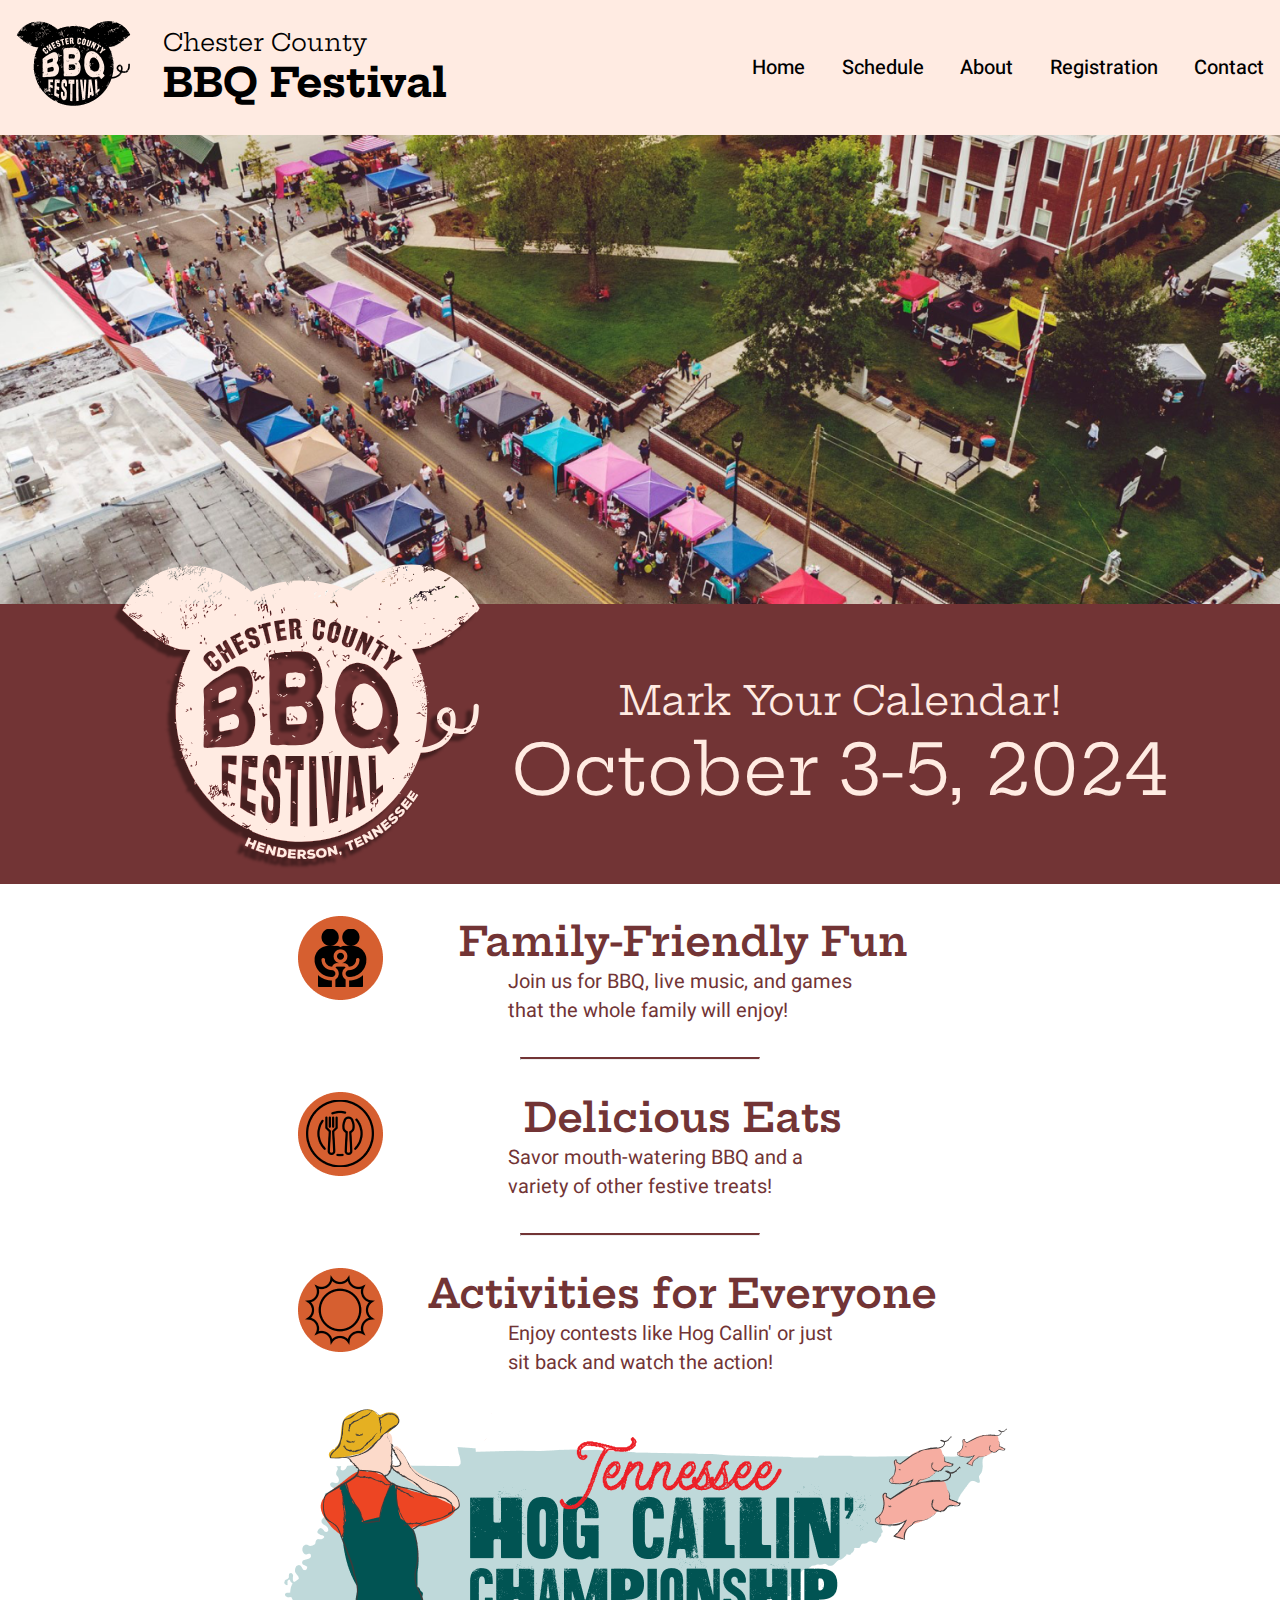
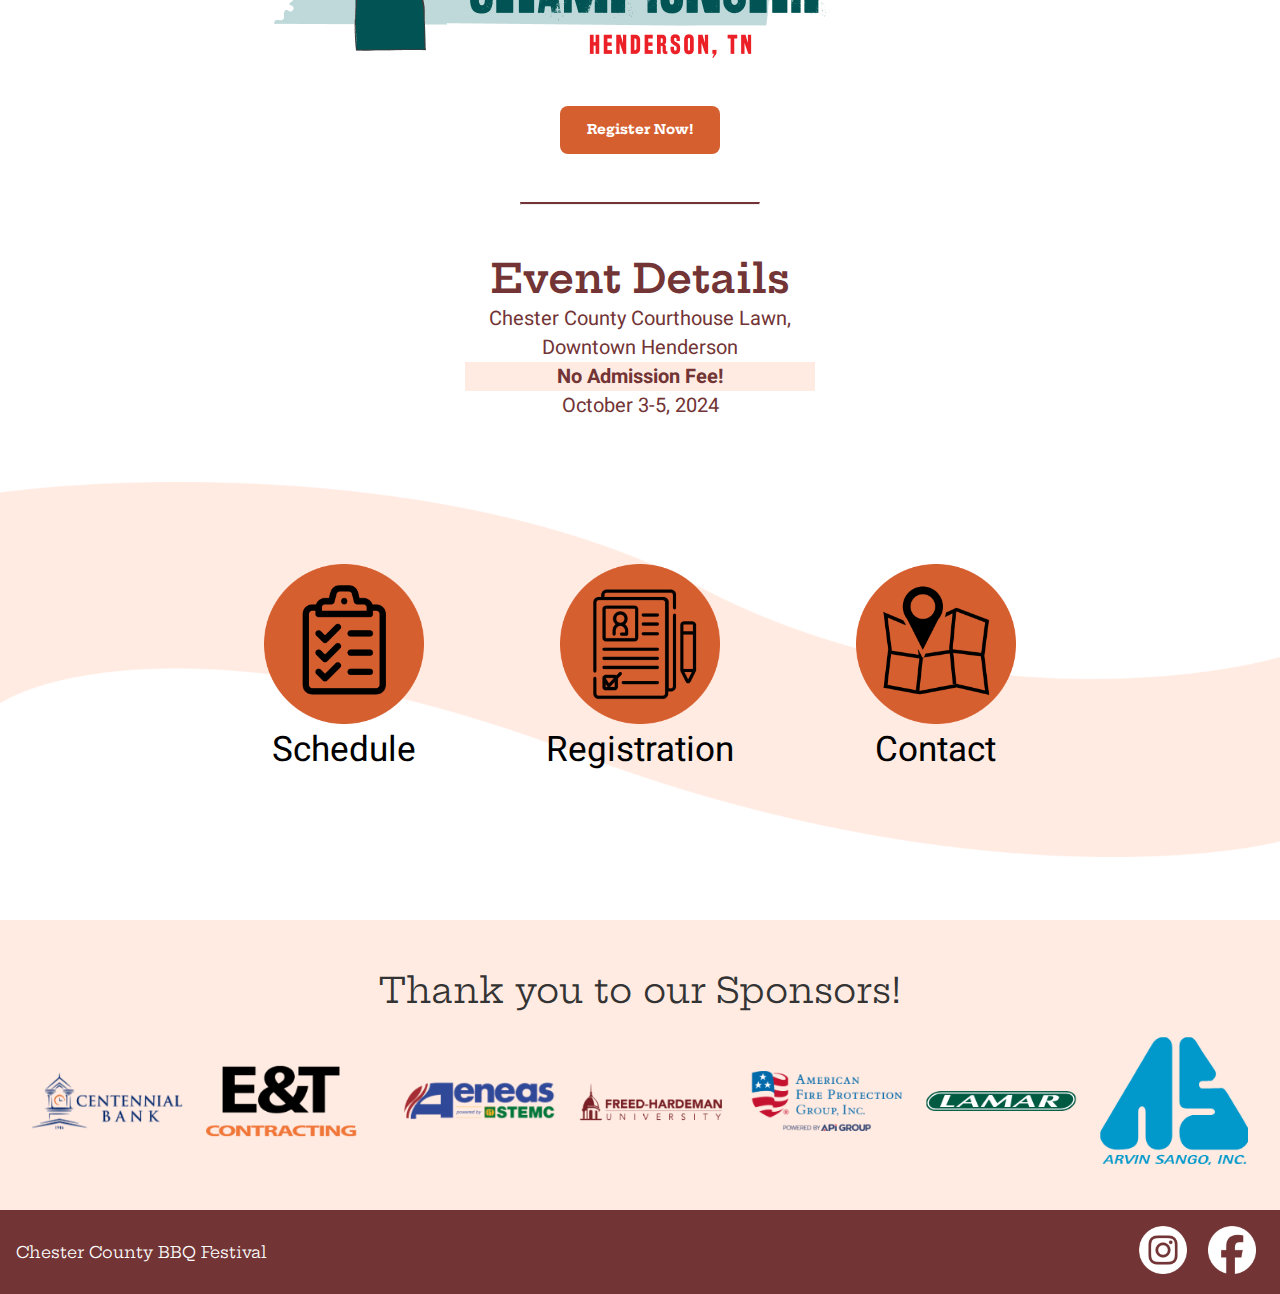
<file: index.html>
<!DOCTYPE html>
<html lang="en">
<head>
    <meta charset="UTF-8">
    <meta name="viewport" content="width=device-width, initial-scale=1.0">
    <title>Chester Counter BBQ Festival - Home</title>

    <link rel="stylesheet" href="css_files/styles.css">
    <link rel="stylesheet" href="css_files/home.css">

    <link rel="preconnect" href="https://fonts.googleapis.com">
    <link rel="preconnect" href="https://fonts.gstatic.com" crossorigin>
    <link href="https://fonts.googleapis.com/css2?family=Heebo:wght@100..900&family=Hepta+Slab:wght@1..900&display=swap" rel="stylesheet">
</head>
<body>
    <!-- Navigation Bar -->
    <nav>
        <div class="title-and-logo">
            <div class="nav-logo">
                <a href="../../index.html"><img alt="chester counter bbq festival logo" src="../../images/logos/logo-black.png"/></a>
            </div>
            <div class="site-title">
                <h2>Chester County</h2>
                <h1>BBQ Festival</h1>
            </div>
        </div>
        
        <div class="overlay"></div>
        <div class="hamburger-menu"><img alt="hamburger menu" src="../../images/icons/hamburger.svg"/></div>

        <div class="hamburger-info">
            <div class="close-cont">
                <img class="close" alt="close button" src="images/icons/x.svg">
            </div>
            <ul>
                <li><a href="../../index.html"><p>Home</p></a></li>
                <li><a href="../../schedule.html"><p>Schedule</p></a></li>
                <li><a href="../../about.html"><p>About</p></a></li>
                <li><a href="../../registration.html"><p>Registration</p></a></li>
                <li><a href="../../contact.html"><p>Contact</p></a></li>
            </ul>
        </div>

        <div class="menu-elements">
            <a href="../../index.html"><p>Home</p></a>
            <a href="../../schedule.html"><p>Schedule</p></a>
            <a href="../../about.html"><p>About</p></a>
            <a href="../../registration.html"><p>Registration</p></a>
            <a href="../../contact.html"><p>Contact</p></a>
        </div>       
    </nav>
    
    <main class="home-main">
        <!-- Video Section -->
        <div class="overlap-video-calendar-logo">
            <section class="video-image">
                <div class="video">
                    <img alt="image of downtown henderson" src="../../images/images/header_video.png" >
                </div>
            </section>

            <!-- Mark Your Calendar Section -->
            <section>
                <div class="calendar-info">
                    <div class="calendar-logo">
                        <img alt="chester counter bbq festival logo" src="../../images/logos/logo.svg">
                    </div>
                    <div class="calendar-text">
                        <h1>Mark Your Calendar!</h1>
                        <h3>October 3-5, 2024</h3>
                    </div>
                </div>
            </section>
        </div>
        <!-- Carousel Section -->
        <section>

        </section>

        <!-- Summary and Event Details Section -->
        <section class="info-bits orange-text">
            <div class="family-friendly">
                <div class="info-bits-image">
                    <img alt="icon representing friends and family" src="../../images/icons/family_icon.png">
                </div>
                <div class="info-bits-text">
                    <h3>Family-Friendly Fun</h3>
                    <p>Join us for BBQ, live music, and games that the whole family will enjoy!</p>
                </div>
            </div>

            <hr class="divider"/>

            <div class="delicious-eats">
                <div class="info-bits-image">
                    <img alt="icon representing food" src="../../images/icons/food_icon.png">
                </div>
                <div class="info-bits-text">
                    <h3>Delicious Eats</h3>
                    <p>Savor mouth-watering BBQ and a variety of other festive treats!</p>
                </div>
                <!--  -->
            </div>

            <hr class="divider"/>

            <div class="activities">
                <div class="info-bits-image">
                    <img alt="icon depicting a sun" src="../../images/icons/sun_icon.png">
                </div>
                <div class="info-bits-text">
                    <h3>Activities for Everyone</h3>
                    <p>Enjoy contests like Hog Callin' or just sit back and watch the action!</p>
                </div>
            </div>

            <div class="hog-callin-cont">
                <div class="hog_callin_image">
                    <img alt="hog callin' event logo" src="../../images/logos/hog_callin.png">
                </div>
                <a href="registration.html">
                    <button class="register-now"">
                        <p>Register Now!</p>
                    </button>
                </a>
            </div>

            <hr class="divider"/>

            <div class="event-details">
                <h3>Event Details</h3>
                <p>Chester County Courthouse Lawn, Downtown Henderson</p>
                <p class="no-admission-fee cream-background">No Admission Fee!</p>
                <p>October 3-5, 2024</p>
            </div>

        </section>

        <!-- do we need these since we already have them linked at the header?-->
        <!-- Schedule, Registration, and Contact Section -->
        <section class="lower-nav">
            <div>
                <a href="index.html">
                    <img alt="schedule icon" src="../../images/icons/schedule_icon.png"/>
                    <p>Schedule</p>
                </a>
            </div>
            <div>
                <a href="registration.html">
                    <img alt="registration icon" src="../../images/icons/registration_icon.png"/>
                    <p>Registration</p>
                </a>
            </div>
            <div>
                <a href="contact.html">
                    <img alt="contact icon" src="../../images/icons/contact_icon.png"/>
                    <p>Contact</p>
                </a>
            </div>
        </section>

        <!-- Sponsors Section -->
        <section class="sponsors-section">
            <div class="sponsors-text">
                <p>Thank you to our Sponsors!</p>
            </div>
            <div class="carousel-container">
                <div class="sponsors-image">
                    <a href="https://www.mycentennial.bank/"><img alt="centennial bank logo" src="../../images/logos/centennial-bank-logo.png"></a>
                    <a href="https://www.eandtcontracting.com/"><img alt="et contracting logo" src="../../images/logos/et-contracting-dark-large.png"></a>
                    <a href="https://www.firstbankonline.com/"><im alt="first bank logo"g src="../../images/logos/first-bank.png"></a>
                    <a href="http://www.stemc.com/internet"><img alt="aeneas stemc logo" src="../../images/logos/aeneas-stemc-logo.png"></a>
                    <a href="https://www.fhu.edu/"><img alt="freed-hardeman logo" src="../../images/logos/freed-hardeman-logo.png"></a>
                    <a href="https://www.afpgusa.com/divisions/jackson-tn"><img src="../../images/logos/american-fire-logo.png"></a>
                    <a href="https://www.lamar.com/"><img alt="lamar logo" src="../../images/logos/lamar-logo.svg"></a>
                    <a href="https://www.arvinsango.com/"><img alt="arvin sango logo" src="../../images/logos/arvin-sango-logo.svg"></a>
                    <a href="https://www.facebook.com/profile.php?id=100075956989817"><img src="../../images/logos/alliance-logo.png"></a>
                    <a href="https://jonescontractors.com/"><img alt="jones contractors logo" src="../../images/logos/jones-contractors-logo.svg"></a>
                    <a href="https://www.anewfamilymedical.com/"><img alt="anew logo" src="../../images/logos/anew-logo.jpeg"></a>
                    <a href="https://www.community-bank.net/"><img alt="community bank logo" src="../../images/logos/community-bank-logo.png"></a>
                    <a href="https://www.wbbjtv.com/"><img alt="wbbj logo" src="../../images/logos/wbbj-logo.png"></a>
                    <a href="https://bramblettgrp.com/"><img alt="bramblett group logo" src="../../images/logos/bg-logo.svg"></a>
                    <a href="https://toshfarms.net/"><img alt="tosh logo" src="../../images/logos/tosh_95h_logo.png"></a>
                    <a href="https://www.porkcheckoff.org/"><img alt="pork logo" src="../../images/logos/pork-logo.png"></a>
                    <a href="https://member.chestercountychamber.com/list/ql/restaurants-food-beverages-46"><img alt="el ranchito logo" src="../../images/logos/elranchito-logo.svg"></a>
                    <a href="https://all-american-signs.business.site/"><img alt="aa logo" src="../../images/logos/aa-logo.jpg"></a>
                    <a href="https://www.jscc.edu/"><img alt="jackson state logo" src="../../images/logos/jackson-state-logo.png"></a>
                </div>
            </div>
        </section>        
    </main>

    <!-- Footer -->
     <footer class="home-footer">
        <p class="footer-title">Chester County BBQ Festival</p>
        
        <div class="social-media">
            <a href="#"><img alt="instagram logo" src="../../images/icons/instagram.png"></a>
            <a href="#"><img alt="facebook logo" src="../../images/icons/facebook.png"></a>
        </div>  

        <script src="main.js"></script>
     </footer>
</body>
</html>
</file>
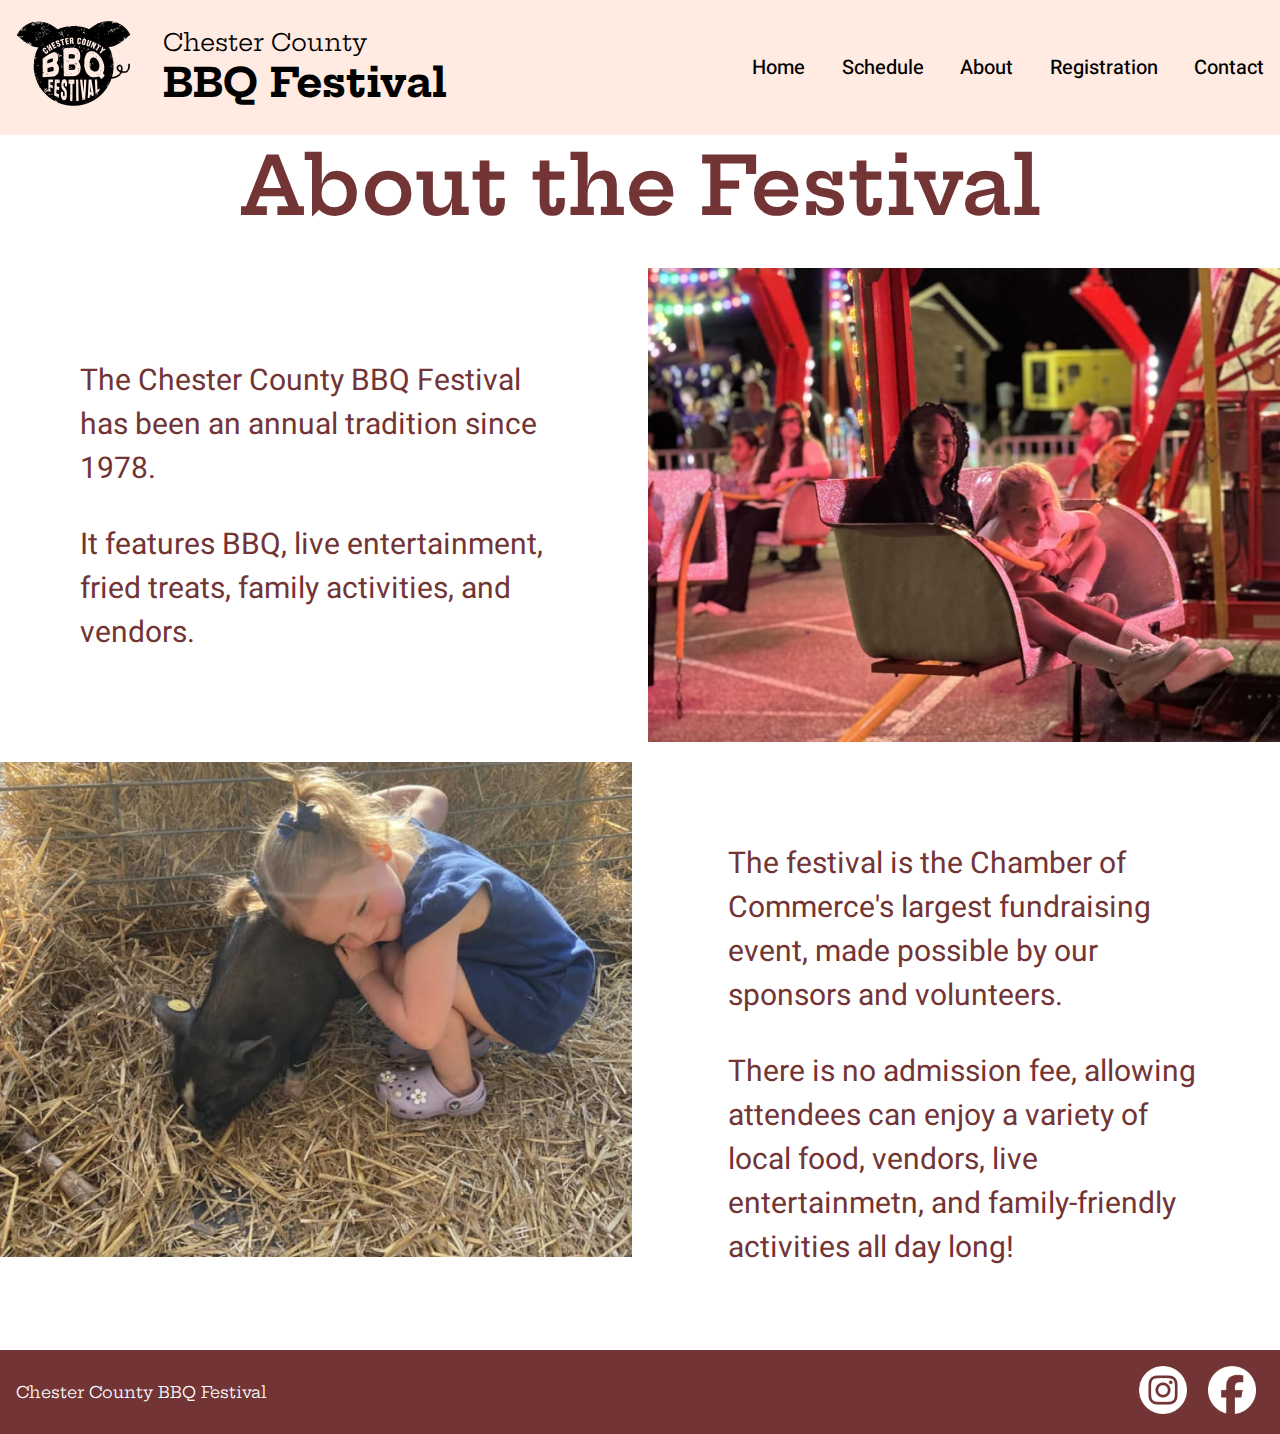
<file: about.html>
<!DOCTYPE html>
<html lang="en">
<head>
    <meta charset="UTF-8">
    <meta name="viewport" content="width=device-width, initial-scale=1.0">
    <title>Chester Counter BBQ Festival - About</title>

    <link rel="stylesheet" href="css_files/styles.css">
    <link rel="stylesheet" href="css_files/about.css">

    <link rel="preconnect" href="https://fonts.googleapis.com">
    <link rel="preconnect" href="https://fonts.gstatic.com" crossorigin>
    <link href="https://fonts.googleapis.com/css2?family=Heebo:wght@100..900&family=Hepta+Slab:wght@1..900&display=swap" rel="stylesheet">
</head>
<body>
    <!-- Navigation Bar -->
    <nav>
        <div class="title-and-logo">
            <div class="nav-logo">
                <a href="../../index.html"><img alt="chester counter bbq festival logo" src="../../images/logos/logo-black.png"/></a>
            </div>
            <div class="site-title">
                <h2>Chester County</h2>
                <h1>BBQ Festival</h1>
            </div>
        </div>
        
        <div class="overlay"></div>
        <div class="hamburger-menu"><img alt="hamburger menu" src="../../images/icons/hamburger.svg"/></div>

        <div class="hamburger-info">
            <div class="close-cont">
                <a href="" class="close"><img alt="close button" src="images/icons/x.svg"></a>
            </div>
            <ul>
                <li><a href="../../index.html"><p>Home</p></a></li>
                <li><a href="../../schedule.html"><p>Schedule</p></a></li>
                <li><a href="../../about.html"><p>About</p></a></li>
                <li><a href="../../registration.html"><p>Registration</p></a></li>
                <li><a href="../../contact.html"><p>Contact</p></a></li>
            </ul>
        </div>

        <div class="menu-elements">
            <a href="../../index.html"><p>Home</p></a>
            <a href="../../schedule.html"><p>Schedule</p></a>
            <a href="../../about.html"><p>About</p></a>
            <a href="../../registration.html"><p>Registration</p></a>
            <a href="../../contact.html"><p>Contact</p></a>
        </div>       
    </nav>

    <main class="about-main">
        <h2 class="about-title orange-text">About the Festival</h2>
        <!-- About Grid -->
        <section>
        <!-- <div class="upper-about"> -->
            <div class="about-upper-image orange-text">
                <img alt="two kids riding on a carnival ride" src="../../images/images/about_the_fest_image.png">
            </div>
            <div class="upper-about-text orange-text">
                <p>The Chester County BBQ Festival has been an annual tradition since 1978.</p>
                <p>It features BBQ, live entertainment, fried treats, family activities, and vendors.</p>
            </div>
        
            <div class="about-lower-image">
                <img alt="girl resting her head on a piglet" src="../../images/images/about_the_fest_image2.png">
            </div>
            <div class="about-lower-text orange-text">
                <p>The festival is the Chamber of Commerce's largest fundraising event, made possible by our sponsors and volunteers.</p>
                <p>There is no admission fee, allowing attendees can enjoy a variety of local food, vendors, live entertainmetn, and family-friendly activities all day long!</p>
            </div>
        </section>
    </main>

    <!-- Footer -->
    <footer class="about-footer">
        <p class="footer-title">Chester County BBQ Festival</p>
        
        <div class="social-media">
            <a href="#"><img alt="instagram logo" src="../../images/icons/instagram.png"></a>
            <a href="#"><img alt="facebook logo" src="../../images/icons/facebook.png"></a>
        </div>  

        <script src="main.js"></script>
     </footer>
</body>
</html>
</file>
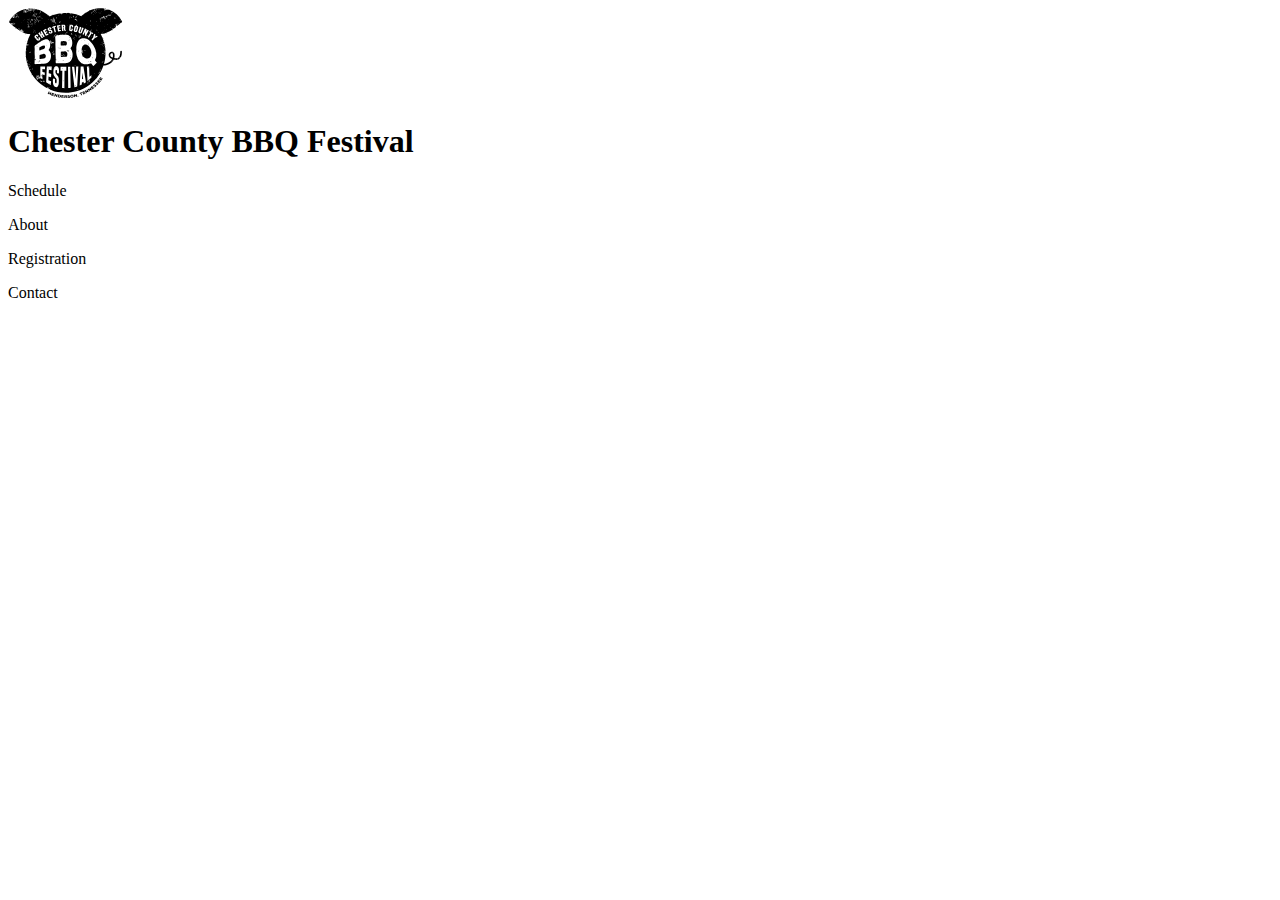
<file: about_us.html>
<!DOCTYPE html>
<html lang="en">
<head>
    <meta charset="UTF-8">
    <meta name="viewport" content="width=device-width, initial-scale=1.0">
    <title>Chester Counter BBQ Festival - About Us</title>
</head>
<body>
    <!-- Navigation Bar -->
    <nav class="home-nav">
        <div class="title-and-logo">
            <div>
                <img src="images/logos/logo-black.svg"/>
            </div>
            <h1>Chester County BBQ Festival</h1>
        </div>
        <div class="menu-elements">
            <a><p>Schedule</p></a>
            <a><p>About</p></a>
            <a><p>Registration</p></a>
            <a><p>Contact</p></a>
        </div>       
    </nav>

    <!-- About Us Grid -->
    <section>

    </section>

    <!-- Footer -->
    <footer>

    </footer>
</body>
</html>
</file>
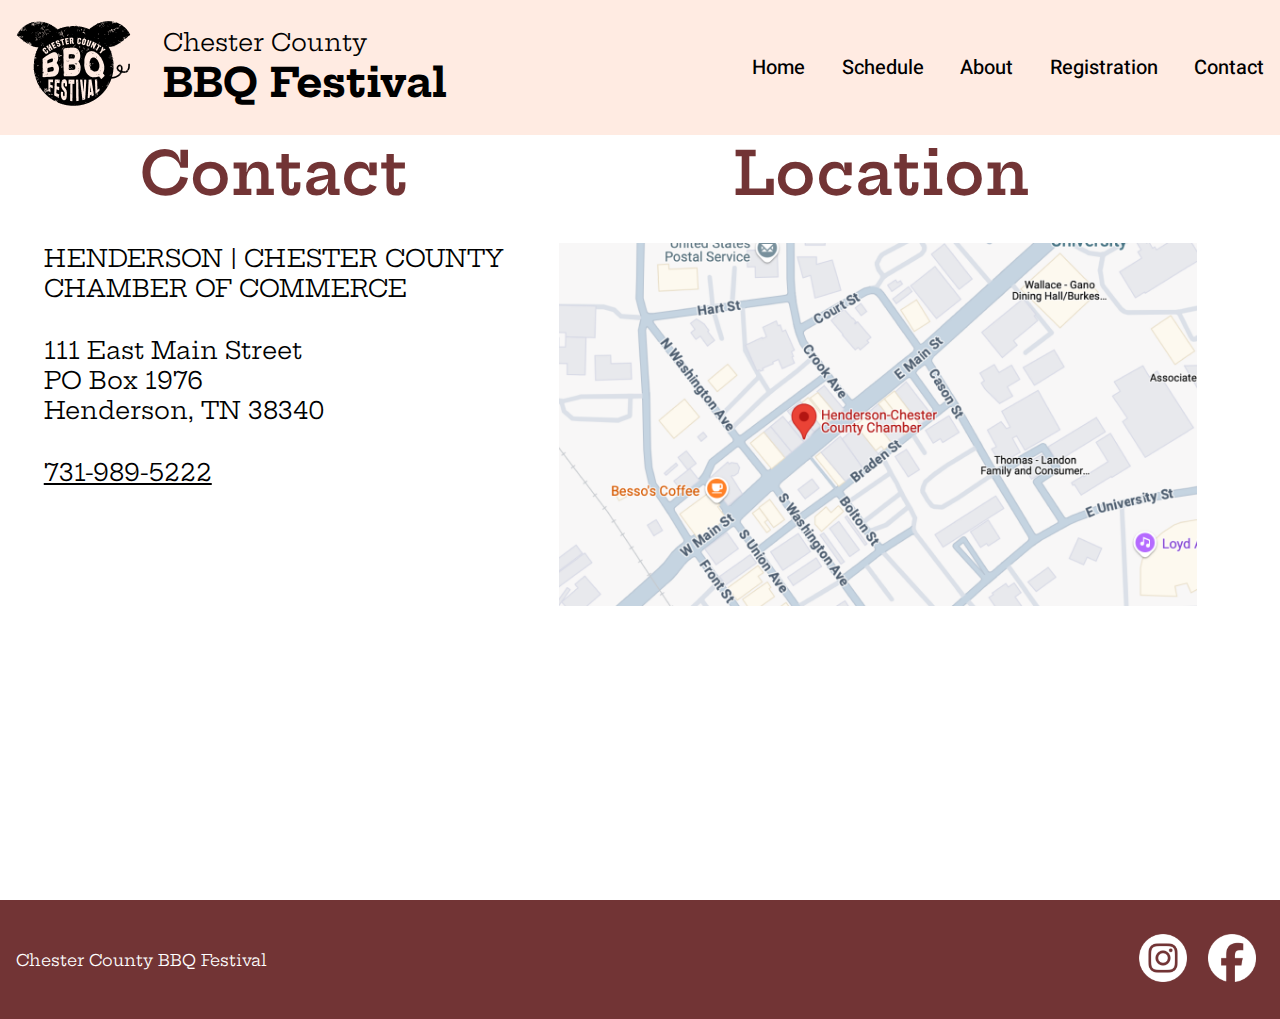
<file: contact.html>
<!DOCTYPE html>
<html lang="en">
<head>
    <meta charset="UTF-8">
    <meta name="viewport" content="width=device-width, initial-scale=1.0">
    <title>Chester Counter BBQ Festival - Contact</title>

    <link rel="stylesheet" href="css_files/styles.css">
    <link rel="stylesheet" href="css_files/contact.css">

    <link rel="preconnect" href="https://fonts.googleapis.com">
    <link rel="preconnect" href="https://fonts.gstatic.com" crossorigin>
    <link href="https://fonts.googleapis.com/css2?family=Heebo:wght@100..900&family=Hepta+Slab:wght@1..900&display=swap" rel="stylesheet">  
</head>
<body>
    <!-- Navigation Bar -->
    <nav>
        <div class="title-and-logo">
            <div class="nav-logo">
                <a href="../../index.html"><img alt="chester counter bbq festival logo" src="../../images/logos/logo-black.png"/></a>
            </div>
            <div class="site-title">
                <h2>Chester County</h2>
                <h1>BBQ Festival</h1>
            </div>
        </div>
        
        <div class="overlay"></div>
        <div class="hamburger-menu"><img alt="hamburger menu" src="../../images/icons/hamburger.svg"/></div>

        <div class="hamburger-info">
            <div class="close-cont">
                <a href="" class="close"><img alt="close button" src="images/icons/x.svg"></a>
            </div>
            <ul>
                <li><a href="../../index.html"><p>Home</p></a></li>
                <li><a href="../../schedule.html"><p>Schedule</p></a></li>
                <li><a href="../../about.html"><p>About</p></a></li>
                <li><a href="../../registration.html"><p>Registration</p></a></li>
                <li><a href="../../contact.html"><p>Contact</p></a></li>
            </ul>
        </div>

        <div class="menu-elements">
            <a href="../../index.html"><p>Home</p></a>
            <a href="../../schedule.html"><p>Schedule</p></a>
            <a href="../../about.html"><p>About</p></a>
            <a href="../../registration.html"><p>Registration</p></a>
            <a href="../../contact.html"><p>Contact</p></a>
        </div>       
    </nav>

    <!-- Contact Us Section-->
    <main class="contact-us-main">
        <section>
            <h2 class="contact-us-title orange-text">Contact</h2>
            <div>
                <p>HENDERSON | CHESTER COUNTY</p>
                <p>CHAMBER OF COMMERCE</p>
            </div>
            <div>
                <p>111 East Main Street</p>
                <p>PO Box 1976</p>
                <p>Henderson, TN 38340</p>
            </div>
            <div>
                <p class="underline">731-989-5222</p>
            </div>
        </section>
        <section>
            <h2 class="location-title orange-text">Location </h2>
            <img class="map of event" src="../../images/images/map.png">
        </section>
    </main>

    <!-- Footer -->
    <footer class="contact-us-footer">
        <p class="footer-title">Chester County BBQ Festival</p>
       
        <div class="social-media">
            <a href="#"><img alt="instagram logo" src="../../images/icons/instagram.png"></a>
            <a href="#"><img alt="facebook logo" src="../../images/icons/facebook.png"></a>
        </div>  

        <script src="main.js"></script>
     </footer>
</body>
</html>
</file>
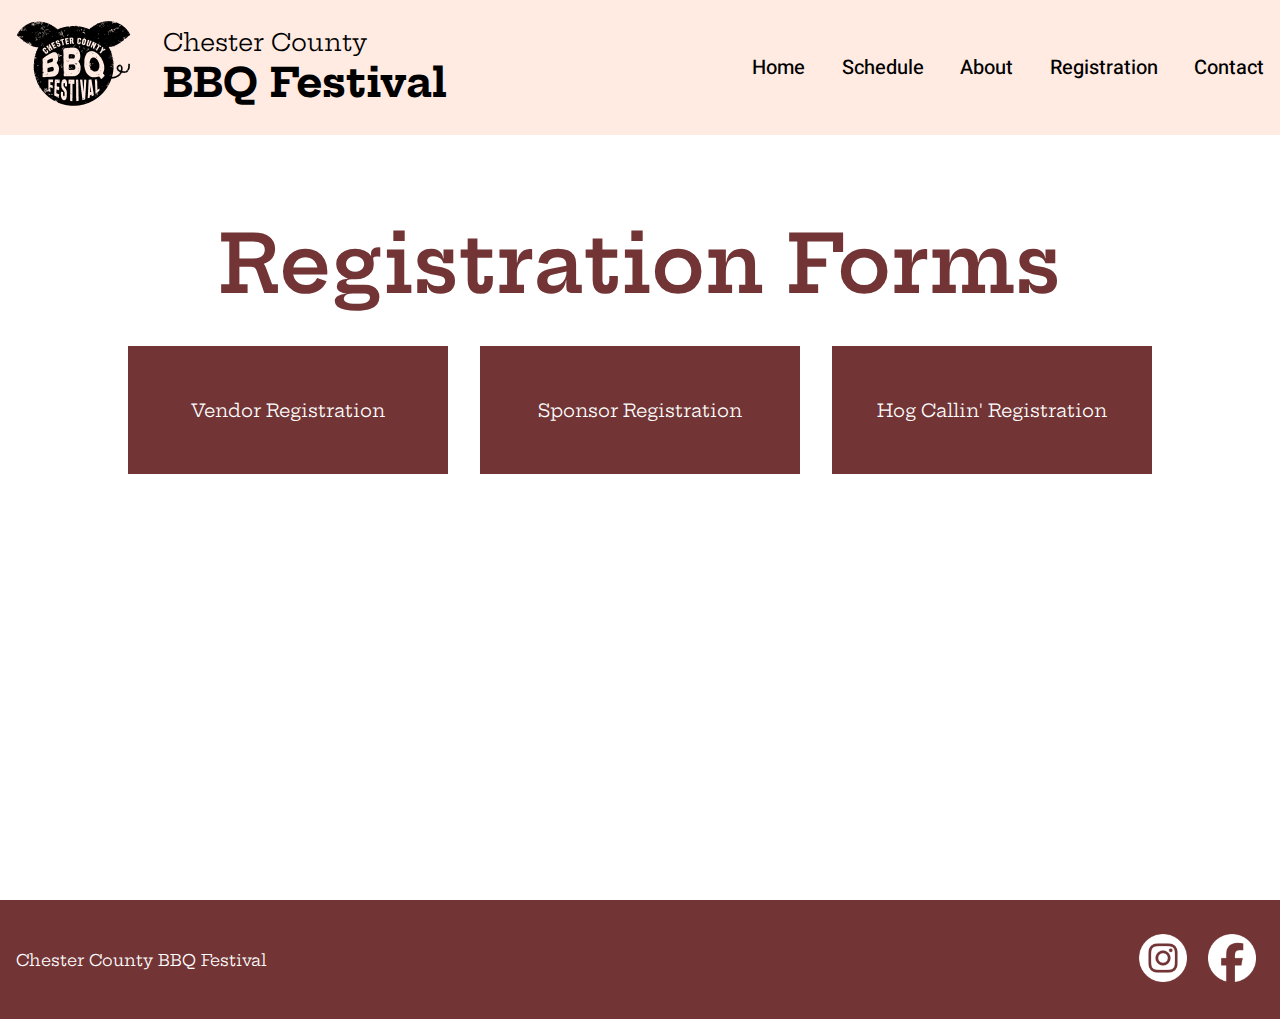
<file: registration.html>
<!DOCTYPE html>
<html lang="en">
<head>
    <meta charset="UTF-8">
    <meta name="viewport" content="width=device-width, initial-scale=1.0">
    <title>Chester Counter BBQ Festival - Registration</title>

    <link rel="stylesheet" href="css_files/styles.css">
    <link rel="stylesheet" href="css_files/registration.css">
    
    <link rel="preconnect" href="https://fonts.googleapis.com">
    <link rel="preconnect" href="https://fonts.gstatic.com" crossorigin>
    <link href="https://fonts.googleapis.com/css2?family=Heebo:wght@100..900&family=Hepta+Slab:wght@1..900&display=swap" rel="stylesheet">
</head>
<body>
    <!-- Navigation Bar -->
    <nav>
        <div class="title-and-logo">
            <div class="nav-logo">
                <a href="../../index.html"><img alt="chester counter bbq festival logo" src="../../images/logos/logo-black.png"/></a>
            </div>
            <div class="site-title">
                <h2>Chester County</h2>
                <h1>BBQ Festival</h1>
            </div>
        </div>
        
        <div class="overlay"></div>
        <div class="hamburger-menu"><img alt="hamburger menu" src="../../images/icons/hamburger.svg"/></div>

        <div class="hamburger-info">
            <div class="close-cont">
                <a href="" class="close"><img alt="close button" src="images/icons/x.svg"></a>
            </div>
            <ul>
                <li><a href="../../index.html"><p>Home</p></a></li>
                <li><a href="../../schedule.html"><p>Schedule</p></a></li>
                <li><a href="../../about.html"><p>About</p></a></li>
                <li><a href="../../registration.html"><p>Registration</p></a></li>
                <li><a href="../../contact.html"><p>Contact</p></a></li>
            </ul>
        </div>

        <div class="menu-elements">
            <a href="../../index.html"><p>Home</p></a>
            <a href="../../schedule.html"><p>Schedule</p></a>
            <a href="../../about.html"><p>About</p></a>
            <a href="../../registration.html"><p>Registration</p></a>
            <a href="../../contact.html"><p>Contact</p></a>
        </div>       
    </nav>

    <main class="registration-main">
        <h1 class="registration-title orange-text">Registration Forms</h1>

        <!-- Registration Forms Section -->
        <section class="registration-cont">
            <!-- Vendor Registration -->
            <a href="#">
                <div class="vendor">
                    <p>Vendor Registration</p>
                </div>
            </a>

            <!-- Sponsor Registration -->
            <a href="#">
                <div class="sponsor">
                    <p>Sponsor Registration</p>
                </div>
            </a>

            <!-- Hog Callin' Registration -->
            <a href="#">
                <div class="hog-callin">
                    <p>Hog Callin' Registration</p>
                </div>
            </a>
        </section>
    </main>

    <!-- Footer -->
    <footer class="registration-footer">
        <p class="footer-title">Chester County BBQ Festival</p>
       
        <div class="social-media">
            <a href="#"><img alt="instagram logo" src="../../images/icons/instagram.png"></a>
            <a href="#"><img alt="facebook logo" src="../../images/icons/facebook.png"></a>
        </div>  

        <script src="main.js"></script>
     </footer>
</body>
</html>
</file>
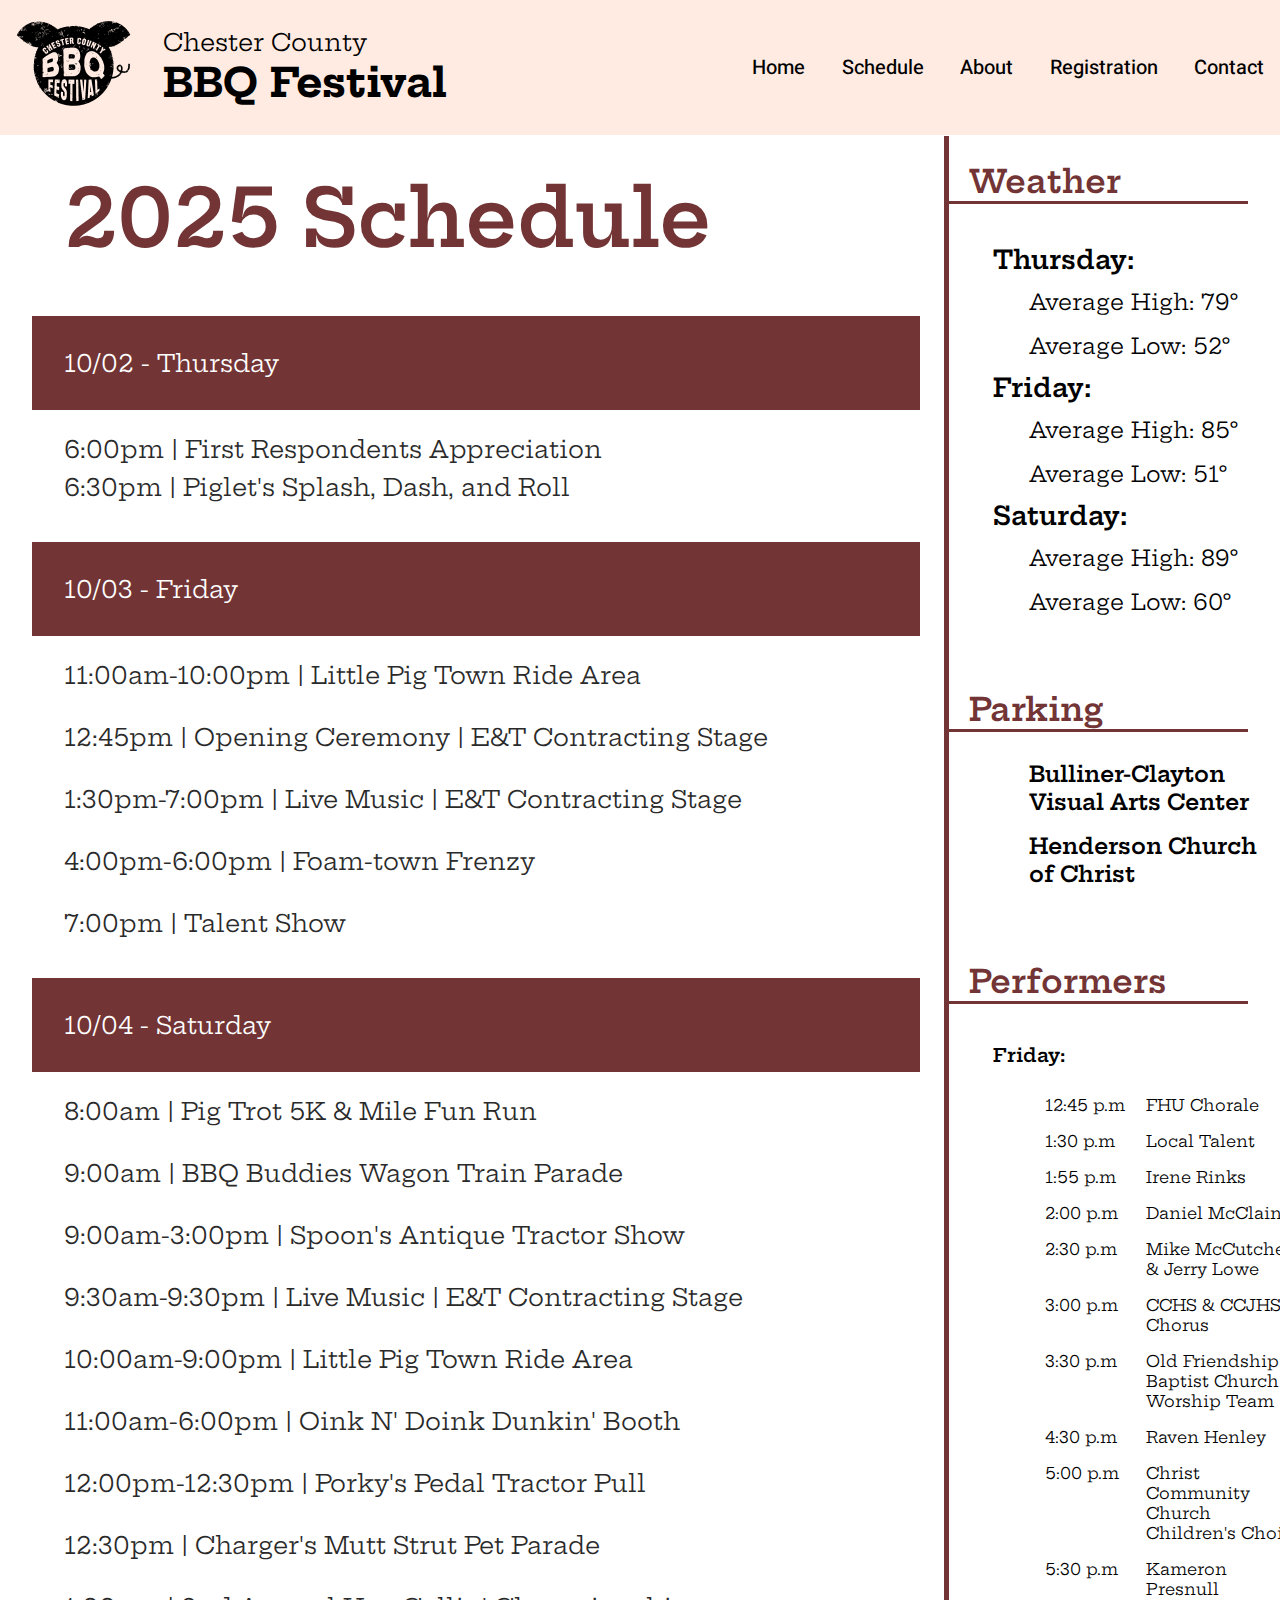
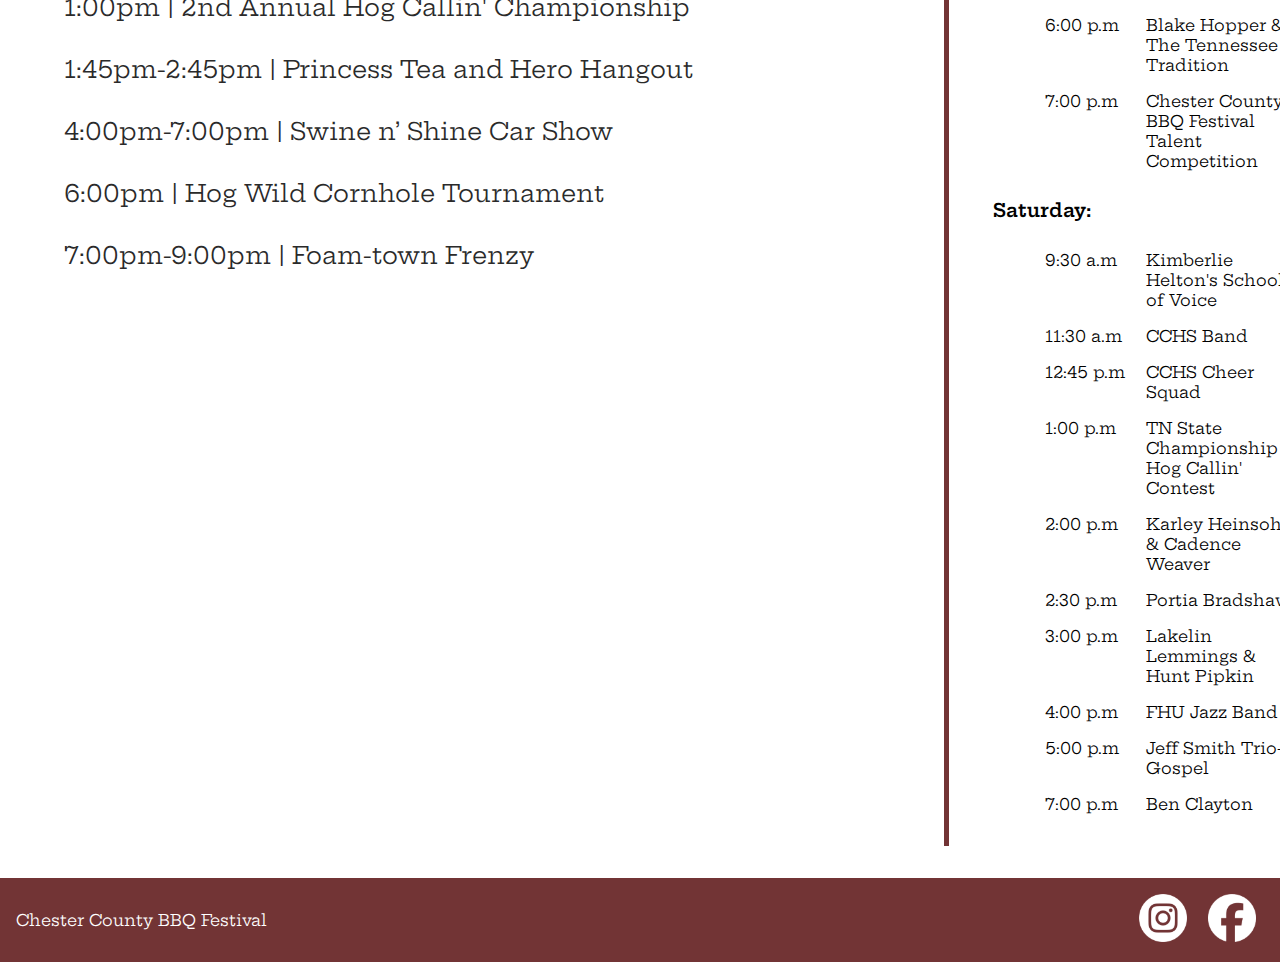
<file: schedule.html>
<!DOCTYPE html>
<html lang="en">
<head>
    <meta charset="UTF-8">
    <meta name="viewport" content="width=device-width, initial-scale=1.0">
    <title>Chester Counter BBQ Festival - Schedule</title>

    <link rel="stylesheet" href="css_files/styles.css">
    <link rel="stylesheet" href="css_files/schedule.css">

    <link rel="preconnect" href="https://fonts.googleapis.com">
    <link rel="preconnect" href="https://fonts.gstatic.com" crossorigin>
    <link href="https://fonts.googleapis.com/css2?family=Heebo:wght@100..900&family=Hepta+Slab:wght@1..900&display=swap" rel="stylesheet">
</head>
<body>
    
    <!-- Navigation Bar -->
    <nav>
        <div class="title-and-logo">
            <div class="nav-logo">
                <a href="../../index.html"><img alt="chester counter bbq festival logo" src="../../images/logos/logo-black.png"/></a>
            </div>
            <div class="site-title">
                <h2>Chester County</h2>
                <h1>BBQ Festival</h1>
            </div>
        </div>
        
        <div class="overlay"></div>
        <div class="hamburger-menu"><img alt="hamburger menu" src="../../images/icons/hamburger.svg"/></div>

        <div class="hamburger-info">
            <div class="close-cont">
                <a href="" class="close"><img alt="close button" src="images/icons/x.svg"></a>
            </div>
            <ul>
                <li><a href="../../index.html"><p>Home</p></a></li>
                <li><a href="../../schedule.html"><p>Schedule</p></a></li>
                <li><a href="../../about.html"><p>About</p></a></li>
                <li><a href="../../registration.html"><p>Registration</p></a></li>
                <li><a href="../../contact.html"><p>Contact</p></a></li>
            </ul>
        </div>

        <div class="menu-elements">
            <a href="../../index.html"><p>Home</p></a>
            <a href="../../schedule.html"><p>Schedule</p></a>
            <a href="../../about.html"><p>About</p></a>
            <a href="../../registration.html"><p>Registration</p></a>
            <a href="../../contact.html"><p>Contact</p></a>
        </div>       
    </nav>

    <!-- Entire Schedule Section-->

    <main class="schedule-main">
        <!-- Left Schedule Side -->
        <section class="left-schedule">
            <h1 class="schedule-title orange-text">2025 Schedule</h1>
            <div class="left-schedule-expand-menus">
            <!-- Thursday Schedule -->
                <div>
                    <div class="expand-class thursday-left left-schedule-header white-text orange-background">
                        <h2>10/02 - Thursday</h2>
                        <button class="expand-button" aria-expanded="false">+</button>
                    </div>
                    <div class="schedule-content">
                        <ul class="gray-text left-schedule-bulletpoints">
                            <div class="dropdown-content">
                            <li>6:00pm | First Respondents Appreciation</li>
                            <li>6:30pm | Piglet's Splash, Dash, and Roll</li>
                            </div>
                        </ul>
                    </div>                     
                    <div class="left-baseline-spacer"></div>
                </div>

                <!-- Friday Schedule -->
                <div>
                    <div class="expand-class white-text orange-background">
                        <h2>10/03 - Friday</h2>
                        <button class="expand-button" aria-expanded="false">+</button>
                    </div>
                    <div class="schedule-content">
                        <ul class="gray-text left-schedule-bulletpoints">
                            <li>11:00am-10:00pm | Little Pig Town Ride Area</li>
                            <li>12:45pm | Opening Ceremony | E&T Contracting Stage</li>
                            <li>1:30pm-7:00pm | Live Music | E&T Contracting Stage</li>
                            <li>4:00pm-6:00pm | Foam-town Frenzy</li>
                            <li>7:00pm | Talent Show</li>
                        </ul>
                        <div class="left-baseline-spacer"></div>
                    </div>
                </div>

                <!-- Saturday Schedule -->
                <div>
                    <div class="expand-class white-text orange-background">
                        <h2>10/04 - Saturday</h2>
                        <button class="expand-button" aria-expanded="false">+</button>
                    </div>
                    <div class="schedule-content">
                        <ul class="gray-text left-schedule-bulletpoints">
                            <li>8:00am | Pig Trot 5K & Mile Fun Run</li>
                            <li>9:00am | BBQ Buddies Wagon Train Parade </li>
                            <li>9:00am-3:00pm | Spoon's Antique Tractor Show </li>
                            <li>9:30am-9:30pm | Live Music | E&T Contracting Stage</li>
                            <li>10:00am-9:00pm | Little Pig Town Ride Area</li>
                            <li>11:00am-6:00pm | Oink N' Doink Dunkin' Booth</li>
                            <li>12:00pm-12:30pm | Porky's Pedal Tractor Pull</li>
                            <li>12:30pm | Charger's Mutt Strut Pet Parade</li>
                            <li>1:00pm | 2nd Annual Hog Callin' Championship</li>
                            <li>1:45pm-2:45pm | Princess Tea and Hero Hangout</li>
                            <li>4:00pm-7:00pm | Swine n’ Shine Car Show</li>
                            <li>6:00pm | Hog Wild Cornhole Tournament</li>
                            <li>7:00pm-9:00pm | Foam-town Frenzy</li>
                        </ul>
                    </div>               
                    <div class="left-baseline-spacer"></div>
                </div>
            </div>
        </section>

        <!-- Right Schedule Side -->
         <section class="right-schedule">
            
            <!-- Weather Section -->
            <h2 class="underline-schedule right-col-headers">Weather <!--<button class="dropdown-button"> <img class="dropdown-image" src="../../images/icons/dropdown_icon.svg" alt="dropdown menu"> </button>--></h2>
            <div class="weather">
                <h3>Thursday:</h3>
                <ul>
                    <li>Average High: 79°</li>
                    <li>Average Low: 52°</li>
                </ul>

                <h3>Friday:</h3>
                <ul>
                    <li>Average High: 85°</li>
                    <li>Average Low: 51°</li>
                </ul>

                <h3>Saturday:</h3>
                <ul>
                    <li>Average High: 89°</li>
                    <li>Average Low: 60°</li>
                </ul>
                <div class="right-baseline-spacer"></div>
            </div>

            <!-- Parking Section -->
            <h2 class="underline-schedule right-col-headers">Parking <!--<button class="dropdown-button"> <img class="dropdown-image" src="../../images/icons/dropdown_icon.svg" alt="dropdown menu"> </button>--></h2>
            <div class="parking">
                <ul>
                    <li>Bulliner-Clayton Visual Arts Center</li>
                    <li>Henderson Church of Christ</li>
                </ul>
                <div class="right-baseline-spacer"></div>
            </div>

            <!-- Performers -->
            <h2 class="underline-schedule right-col-headers">Performers <!--<button class="dropdown-button"> <img class="dropdown-image" src="../../images/icons/dropdown_icon.svg" alt="dropdown menu"> </button>--></h2>
            <div class="perfomers">
                <h3>Friday:</h3>
                <div class="fri-performers">
                    <!--Performers Friday Schedule (Left Side)-->
                    <ul>
                        <li><p class="fri-left">12:45 p.m</p><p class="fri-right">FHU Chorale</p></li>
                        <li><p class="fri-left">1:30 p.m</p><p class="fri-right">Local Talent</p></li>
                        <li><p class="fri-left">1:55 p.m</p><p class="fri-right">Irene Rinks</p></li>
                        <li><p class="fri-left">2:00 p.m</p><p class="fri-right">Daniel McClain</p></li>
                        <li><p class="fri-left">2:30 p.m</p><p class="fri-right">Mike McCutchen & Jerry Lowe</p></li>
                        <li><p class="fri-left">3:00 p.m</p><p class="fri-right">CCHS & CCJHS Chorus</p></li>
                        <li><p class="fri-left">3:30 p.m</p><p class="fri-right">Old Friendship Baptist Church Worship Team</p></li>
                        <li><p class="fri-left">4:30 p.m</p><p class="fri-right">Raven Henley</p></li>
                        <li><p class="fri-left">5:00 p.m</p><p class="fri-right">Christ Community Church Children's Choir</p></li>
                        <li><p class="fri-left">5:30 p.m</p><p class="fri-right">Kameron Presnull</p></li>
                        <li><p class="fri-left">6:00 p.m</p><p class="fri-right">Blake Hopper & The Tennessee Tradition</p></li>
                        <li><p class="fri-left">7:00 p.m</p><p class="fri-right">Chester County BBQ Festival Talent Competition</p></li>
                    </ul>
                </div>

                <h3>Saturday:</h3>
                <div class="sat-performers">
                    <!--Performers Saturday Schedule (Left Side)-->
                    <ul>
                        <li><p class="sat-left">9:30 a.m</p><p class="sat-right">Kimberlie Helton's School of Voice</p></li>
                        <li><p class="sat-left">11:30 a.m</p><p class="sat-right">CCHS Band</p></li>
                        <li><p class="sat-left">12:45 p.m</p><p class="sat-right">CCHS Cheer Squad</p></li>
                        <li><p class="sat-left">1:00 p.m</p><p class="sat-right">TN State Championship Hog Callin' Contest</p></li>
                        <li><p class="sat-left">2:00 p.m</p><p class="sat-right">Karley Heinsohn & Cadence Weaver</p></li>
                        <li><p class="sat-left">2:30 p.m</p><p class="sat-right">Portia Bradshaw</p></li>
                        <li><p class="sat-left">3:00 p.m</p><p class="sat-right">Lakelin Lemmings & Hunt Pipkin</p></li>
                        <li><p class="sat-left">4:00 p.m</p><p class="sat-right">FHU Jazz Band</p></li>
                        <li><p class="sat-left">5:00 p.m</p><p class="sat-right">Jeff Smith Trio-Gospel</p></li>
                        <li><p class="sat-left">7:00 p.m</p><p class="sat-right">Ben Clayton</p></li>
                    </ul>             
                </div>
            </div>
         </section>
    </main>

    <!-- Footer -->
    <footer class="schedule-footer">
        <p class="footer-title">Chester County BBQ Festival</p>
      
        <div class="social-media">
            <a href="#"><img alt="instagram logo" src="../../images/icons/instagram.png"></a>
            <a href="#"><img alt="facebook logo" src="../../images/icons/facebook.png"></a>
        </div>  

        <script src="main.js"></script>
     </footer>
</body>
</html>
</file>
<file: css_files/styles.css>
/* IMPORTANT */
/* This it the CSS for things shared between multiple pages */

:root {
    --main-orange: #723435;
    --secondary-orange: #D65F30;
    --main-cream: #FFEBE2;
    --main-gray: #2A2A2A;
  }  

/* Global Properties*/
.underline {
    text-decoration: underline;
}

.cream-text {
    color: var(--main-cream);
}

.orange-text {
    color: var(--main-orange);
}

.orange-background {
    background-color: var(--main-orange);
}

.cream-background {
    background: var(--main-cream);
}

.gray-text {
    color: var(--main-gray);
}

.white-text {
    color: white;
}

.black-text {
    color: black;
}

/*Other Properties*/

* {
    box-sizing: border-box;
    margin: 0;
    padding: 0;
    font-family: "Hepta Slab", serif;
    font-weight: 400;
}

html {
    height: 100%;
}

body {
    height: 100%;
    background-color: white;
}

li::marker {
    color: var(--main-orange);
    font-size: 3rem;
  }

a {
    text-decoration: none;
    color: black;
}

.contact-us-main, .registration-main {
    height: 100%;
}

/* Navigation */

nav {
    background-color: var(--main-cream);
    position: fixed;
    top: 0;
    width: 100%;
    height: 15%;
    display: flex;
    column-gap: 2rem;
    justify-content: space-between;
    align-items: center;
    padding: 1rem;
}

body {
    padding-top: 6.5rem; /* Adjust based on the height of your navbar */
}

.title-and-logo {
    display: flex;
    column-gap: 2rem;
    align-items: center;
    width: 50%;
}

.site-title h2 {
    font-size: 24px;
}

.site-title h1 {
    font-size: 40px;
    font-weight: 700;
}

.menu-elements {
    display: flex;
    max-width: 32rem;
    width: 50%;
    justify-content: space-between;
}

.menu-elements a{
    font-size: 20px;
    transition: color 0.3s ease;
}

.menu-elements a:hover {
    color: var(--secondary-orange);
}

/*hamburger menu*/
.hamburger-menu {
    display: none;
    cursor: pointer;
}

.hamburger-info{
    display: none;
    flex-direction: column;
    background-color: var(--main-orange);
    width: 30%;
    height: 50%;
    position: fixed;
    padding: 1rem;
    top: 0;
    right: 0;
}

.hamburger-info ul{
    line-height: 3.5rem;
    list-style-type: none;
}

.hamburger-info a {
    color: white;
}

.close-cont {
    display: flex;
    justify-content: end;
}

.close-cont img {
    width: 2rem;
}

.close {
    cursor: pointer;
}

.overlay{
    display: none;
    content: "";
    position: fixed;
    top: 0;
    left: 0;
    width: 100%;
    height: 100%;
    background-color: rgba(0, 0, 0, .4);
}

.menu{
    display: none;
    background-color: white;
    width: 60%;
    position: fixed;
    top: 0;
    right: 0;
    height: 100vh;
}

.menu ul{
    display: grid;

    font-size: 20px;
    font-weight: 400;

    padding-top: 40%;
    padding-left: 10%;
    padding-bottom: 60%;
}

nav a p {
    font-weight: 500;
    font-family: "Heebo", serif;
}

/* Footer */
footer {
    background: var(--main-orange);
    padding: 1rem;
    color: white;
    display: flex;
    justify-content: space-between;
    align-items: center;
}

.contact-us-footer, .registration-footer {
    height: 15%;
}

.social-media a img {
    height: 3rem;
    margin: 0rem 0.5rem;
}

/* IPad Size */
@media (max-width: 950px) {
    /* Navigation (IPad) */
    .title-and-logo {
        width: 80%;
    }

    .hamburger-menu {
        width: 20%;
        text-align: right;
        display:block;
    }

    .nav-logo {
        width: 20%;
    }

    .nav-logo img {
        width: 5rem;
    }

    .site-title {
        width: 80%;
    }

    .menu-elements {
        display: none;
    }

    .menu-elements .menu {
        display: flex; /* Show menu when "menu" class is added */
    }
  }

/* Mobile Size */
@media (max-width: 600px) {
    /* Navigation (Mobile) */
    .title-and-logo {
        width: 90%;
    }
    
    .hamburger-menu {
        width: 10%;
    }

    .nav-logo {
        width: 10%;
    }

    .site-title {
        width: 80%;
    }

    .site-title h2 {
        font-size: 24px;
        text-align: center;
    }
    
    .site-title h1 {
        font-size: 30px;
        font-weight: 700;
        text-align: center;
    }
  }
</file>
<file: css_files/home.css>
/* CSS for Index/Home Page */

.video-image img{
    object-fit: cover;
    width: 100%;
    height: 500px;

    position: relative;
    z-index: -1;
}

.calendar-info{
    background-color: var(--main-orange);
    padding: .6rem;
    display: flex;
    justify-content: center;
    align-items: center;
    text-align: center;
    margin-top: -4px;
}

.calendar-logo img{
    margin-top: -50px;
}

.calendar-text {
    align-items: center;
    max-width: 100%;
}

.calendar-text h1{
    font-size: 40px;
}

.calendar-text h3{
    font-size: 70px;
}

.calendar-info img{
    width: 400px;
    padding-right: 2rem;
}

.calendar-info, .calendar-text{
    color: var(--main-cream);
}

.divider {
    width: 15rem;
    max-width: 100%;
    border-top: 2px solid var(--main-orange);
    margin: auto;
}

.family-friendly, .delicious-eats, .activities {
    display: flex;
    row-gap: 1rem;
    margin: 2rem;
}

.info-bits {
    display: flex;
    flex-direction: column;
    align-items: center;
}

.info-bits-text {
    display: flex;
    flex-direction: column;
    align-items: center;
}


.event-details {
    text-align: center;
}

.family-friendly p, .delicious-eats p, .activities > p {
    text-align: left;
}

.family-friendly h3, .delicious-eats h3, .activities h3, .event-details h3 {
    font-weight: 600;
    font-size: 40px;
    width: 600px;
    text-align: center;
}

.family-friendly img, .delicious-eats img, .activities img {
    text-align: center;
}

.family-friendly p, .delicious-eats p, .activities p, .event-details p{
    font-size: 20px;
    font-family: "Heebo", serif;
    width: 350px;
}

.hog-callin-cont {
    display: flex;
    flex-direction: column;
    align-items: center;
    margin-bottom: 3rem;
}

.hog_callin_image{
    display: flex;
    justify-content: center;
    margin-bottom: 3rem;

}

.register-now {
    display: flex;
    justify-content: center;
    align-items: center;
    text-align: center;
    color: white;
    border: none;
    background-color: var(--secondary-orange);
    cursor: pointer;
    border-radius: 0.5rem;
    width: 10rem;
    height: 3rem;
    transition: transform 0.3s ease;
}

.register-now:hover {
    transform: scale(1.1);
}

.register-now p {
    font-weight: 700;
}

.event-details {
    display: flex;
    flex-direction: column;
    align-items: center;
    margin: 3rem;
    margin-bottom: 0rem;
}
    
.no-admission-fee {
    padding: 0rem 2rem;
    font-weight: 700;
}

/*Lower Navigation*/
.lower-nav {
    display: flex;
    justify-content: center;
    align-items: center;
    column-gap: 10%;
    background-image: url(../../images/images/wavy.png);
    background-position: 0;
    background-size: 100% 75%;
    background-repeat: no-repeat;
    width: 100%;
    height: 500px;
    padding: 0rem 2rem;
}

.lower-nav a {
    display: flex;
    flex-direction: column;
    align-items: center;
}

.lower-nav img{
    width: 10rem;
    transition: transform 0.3s ease;
}

.lower-nav img:hover {
    transform: scale(1.1);
}

.lower-nav p{
    font-size: 35px;
}

.lower-nav p {
    font-family: "Heebo", serif;
}


/*Sponsors*/
.sponsors-section {
    background-color: var(--main-cream);
    padding: 2rem;
    overflow: hidden; /* Ensures no scrollbars */
}

.sponsors-text p {
    display: flex;
    justify-content: center;
    font-size: 35px;
    margin: 1rem 0rem;
    color: #333;
}

.carousel-container {
    position: relative;
    overflow: hidden;
    width: 100%;
}

.sponsors-image {
    display: flex;
    align-items: center; /* Vertically centers the images */
    gap: 1.5rem;
    animation: scroll 20s linear infinite;
    will-change: transform;
    height: 150px; /* Set height for proper alignment */
}

.sponsors-image img {
    flex-shrink: 0;
    width: 150px;
    height: auto;
    object-fit: contain;
    transition: transform 0.3s ease;
}

.sponsors-image img:hover {
    transform: scale(1.1);
}


/* Smooth scrolling animation */
@keyframes scroll {
    0% {
        transform: translateX(0);
        opacity: 0;
    }

    5% {
        opacity: 1;
    }
    85% {
        opacity: 1;
    }
    95% {
        opacity: 1;
    }
    100% {
        transform: translateX(-100%);
        opacity: 0;
    }
}

/* IPad Size */
@media (max-width: 950px) {
    /*Index/Home (IPad)*/
    .calendar-info {
        flex-direction: column;
    }

    .family-friendly, .delicious-eats, .activities {
        width: 350px;
    }    

    .family-friendly, .delicious-eats, .activities {
        flex-direction: column;
        align-items: center;
    }

    .family-friendly p, .delicious-eats p {
        margin-bottom: 1rem;
    }

    .family-friendly p, .delicious-eats p, .activities > p {
        text-align: center;
    }

    .hog_callin_image img {
        width: 100%;
    }    
    
    /*Lower Nav (IPad)*/
    .lower-nav img {
        width: 8rem;
    }
    
  }

/* Mobile Size */
@media (max-width: 600px) {
    /*Index/Home (Mobile)*/

    .home-main {
        overflow-x: hidden;
    }

    .video-image img{
        height: 200px;
    }

    .calendar-info img{
        width: 400px;
        padding-right: 2rem;
    }    

    .calendar-text h1{
        font-size: 25px;
    }
    
    .calendar-text h3{
        font-size: 40px;
    }

    .family-friendly p, .delicious-eats p, .activities > p  {
        display: block;
    }

    .family-friendly, .delicious-eats, .activities {
        width: 250px;
    }

    .family-friendly h3, .delicious-eats h3, .activities h3, .event-details h3{
        font-size: 25px;
    }
    
    /*Lower Nav (Mobile)*/
    .lower-nav {
        column-gap: 5%;
        height: 250px;
    }
    
    .lower-nav img {
        width: 5rem;
    }

    .lower-nav a {
        font-size: 25px;
    }
    
    .lower-nav p {
        font-size: 25px;
    }

    /*Sponsors (Mobile)*/
    .sponsors-text p {
        font-size: 24px;
    }

    /*Footer (Mobile)*/
    .tradition {
        display: none;
    }
  }
</file>
<file: css_files/about.css>
/* CSS for About Page */
.about-main section {
    display: grid;
    grid-template-columns: 1fr 1fr; /* Creates two equal columns */
    grid-template-rows: auto auto;  /* Creates two rows */
    gap: 1rem; /* Adds space between grid items */
    grid-template-areas: 
        "upper-text upper-image"
        "lower-image lower-text";
}

.about-upper-image {
    grid-area: upper-image;
}

.upper-about-text {
    display: flex;
    flex-direction: column;
    justify-content: center;
    row-gap: 2rem;
    padding: 5rem;
    grid-area: upper-text;
}

.about-lower-image {
    grid-area: lower-image;
}

.about-lower-text {
    display: flex;
    flex-direction: column;
    justify-content: center;
    row-gap: 2rem;
    padding: 5rem;
    grid-area: lower-text;
}

.about-main p {
    font-family: "Heebo", serif;
    font-size: 30px;
}

.about-main img {
    width: 100%;
}
.about-title {
    font-size: 80px;
    font-weight: 600;
    margin: 2rem;
    display: flex;
    justify-content: center;
}

/* IPad Size */
@media (max-width: 950px) {
    /* About (IPad) */
    .about-main section{
        display: grid;
        grid-template-columns: 1fr;
        grid-template-rows: auto;
        grid-template-areas: 
        "upper-image"
        "upper-text"
        "lower-image"
        "lower-text"
        ;
    }

    /* .about-title {
        flex-direction: column;
    } */

    .about-main .about-title{
        font-size: 60px;
        display: flex;
        justify-content: center;
    }
    /* .about-upper-image{
        object-fit: cover;
        
    } */

  }

/* Mobile Size */
@media (max-width: 600px) {
    /* About (Mobile) */
    .about-main .about-title{
        font-size: 40px;
        display: flex;
        justify-content: center;
    }

    .about-main p{
        font-size: 25px;
    }
  }
</file>
<file: css_files/contact.css>
/* CSS for Contact Page */
.contact-us-main {
    display: flex;
    justify-content: space-around;
    padding: 2rem;
}

.contact-us-main img {
    width: 90%;
    margin-left: 2rem;
}

.contact-us-main section {
    display: flex;
    flex-direction: column;
    row-gap: 2rem;
    font-size: 24px;
}

.contact-us-title, .location-title {
    font-size: 60px;
    font-weight: 600;
    display: flex;
    flex-direction: column;
    align-items: center;
}

/* IPad Size */
@media (max-width: 950px) {
    /* Contact (IPad) */
    .contact-us-main img {
        width: 80%;
    }
    
    .contact-us-main section {
        font-size: 20px;
        row-gap: 1.5rem;
    }

    .contact-us-title, .location-title {
        font-size: 50px;
  }
}

/* Mobile Size */
@media (max-width: 600px) {
    /* Contact (Mobile) */
    .contact-us-main{
        flex-direction: column;
        align-items: center;
    }

    .contact-us-main img {
        width: 80%;
    }
    
    .contact-us-main section {
        font-size: 16px;
        row-gap: 1rem;
    }

    .contact-us-title, .location-title {
        font-size: 30px;
    }
  }
</file>
<file: css_files/registration.css>
/* CSS for Registration Page */
.registration-main {
    display: flex;
    flex-direction: column;
    justify-content: center;
    padding: 2rem;
}

.registration-cont {
    display: flex;
    column-gap: 2rem;
    height: 65%;
    justify-content: center;
}

.registration-title {
    font-size: 80px;
    font-weight: 600;
    margin: 2rem;
    display: flex;
    justify-content: center;
}

.registration-cont div {
    display: flex;
    justify-content: center;
    align-items: center;
    background-color: var(--main-orange);
    color: white;
    padding: 2rem;
    /* or 20rem to avoid side scrolling */
    width:20rem; 
    /* or 8rem to fit the other changes */
    height: 8rem;
    /* or 18px to avoid side scrolling */
    font-size: 18px; 
} 

.registration-cont div:hover{
    background-color: #5b2627;
}

/* IPad Size */
@media (max-width: 950px) {
    /* Registration (IPad) */
    .registration-cont{
        flex-direction: column;
        align-items: center;
        gap: 1.5rem;
    }

    .registration-cont div {
        width:25rem; 
        height: 5rem;
        font-size: 18px;
    }

    .registration-main .registration-title{
        font-size: 60px;
        display: flex;
        justify-content: center;
        margin-bottom: 4rem;
    }


  }

/* Mobile Size */
@media (max-width: 600px) {
    /* Registration (Mobile) */
    .registration-main .registration-title{
        font-size: 40px;
    }

    .registration-cont div {
        width:22rem; 
    }
  }
</file>
<file: css_files/schedule.css>
/* CSS for Schedule Page */

.schedule-title {
    font-size: 80px;
    font-weight: 600;
    margin: 2rem;
}

.schedule-main {
    display: flex;
    justify-content: space-between;
    padding: 2rem;
}

.left-schedule {
    width: 73%;
    display: flex;
    flex-direction: column;
    row-gap: 1rem;
}

.left-schedule-expand-menus {
    margin-bottom: 2rem;
    display: flex;
    flex-direction: column;
    row-gap: 1rem;
}

.schedule-content {
    max-height: 1000px;
    overflow: hidden;
    transition: max-height 0.3s ease-out;
}

.schedule-content.expanded {
    max-height: 1000px; /* Arbitrary large value to accommodate content */
}

.expand-class {
    display: flex;
    justify-content: space-between;
    align-items: center;
}

.expand-class button {
    display: none;
    width: 50px;
    height: 50px;
    margin: 1rem;
}

.left-schedule h2 {
    padding: 2rem;
}

.left-schedule ul {
    padding: 1rem 2rem;
    display: flex;
    flex-direction: column;
    gap: 1rem;
}

.left-schedule ul li {
    margin: 0.5rem 0rem;
    list-style: none;
    font-size: 24px;
}

.right-schedule {
    width: 25%;
    display: flex;
    flex-direction: column;
    border-left: var(--main-orange) solid 5px;
}

.right-col-headers {
    font-size: 32px;
    padding-left: 20px;
    padding-top: 25px;
}

.underline-schedule {
    width: 100%;
    border-bottom: var(--main-orange) solid 3px;
}

.right-schedule div {
    padding: 1rem;
}

.right-schedule ul {
    padding: 0rem 1rem;
    display: flex;
    flex-direction: column;
    row-gap: 1rem;
}

.right-schedule ul li {
    font-size: 16px;
    width: 300px;
}

.right-schedule h2, h3 {
    font-weight: 600;
}

.right-schedule h2 {
    margin: 0rem 0rem 0.75rem 0rem;
    color: var(--main-orange)
}

.right-schedule h3 {
    margin: 0.75rem 0rem;
    padding-left: 1.75rem;
}

.parking li {
    font-weight: 600;
}

.fri-performers ul li, .sat-performers ul li, .weather ul li, .parking ul li {
    list-style: none;
    display: flex;
    padding-left: 3rem;
    justify-content: start;
}

.weather, .weather ul li {
    font-size: 22px;
}

.parking, .parking ul li {
    font-size: 22px;
}

.fri-left, .sat-left {
    width: 40%;
}

.fri-right, .sat-right {
    width: 60%;
}

/* IPad Size */
@media (max-width: 950px) {
    /* Schedule (IPad) */
    h2{
        font-size: 24px;
        padding: 1rem;
    }

    .schedule-title {
        font-size: 48px;
        font-weight: 600;
        margin: 2rem;
        text-align: center;
    }    

    .schedule-main {
        flex-direction: column;
        align-items: center;
    }

    .schedule-content {
        max-height: 0;
    }

    .expand-class button {
        display: block;
    }

    
    .left-schedule ul li {
        font-size: 20px;
    }

    .right-schedule h2 {
        margin: 0rem 0rem 0.75rem 0rem;
        color: white;
        background-color: var(--main-orange);
    }

    .right-schedule ul li {
        font-size: 18px;
        padding-bottom: 2px;
        width: 100%;
    }

    .left-schedule {
        width: 100%;
    }

    .right-schedule {
        width: 100%;
        display: flex;
        flex-direction: column;
        border-left: none;
    }

    .right-col-headers {
        padding: 1rem 2rem;
    }

    .performers {
        display: flex;
    }
  }

/* Mobile Size */
@media (max-width: 600px) {
    /* Schedule (Mobile) */

    .left-schedule h2{
        font-size: 24px;
        padding: 1rem;
    }

    .right-schedule h2{
        font-size: 24px;
        padding: 1rem;
    }

    .right-schedule h3{
        font-size: 20px;
    }

    .left-schedule ul li {
        font-size: 16px;
    }

    .right-baseline-spacer {
        padding: 25px;
    }
  }
</file>
